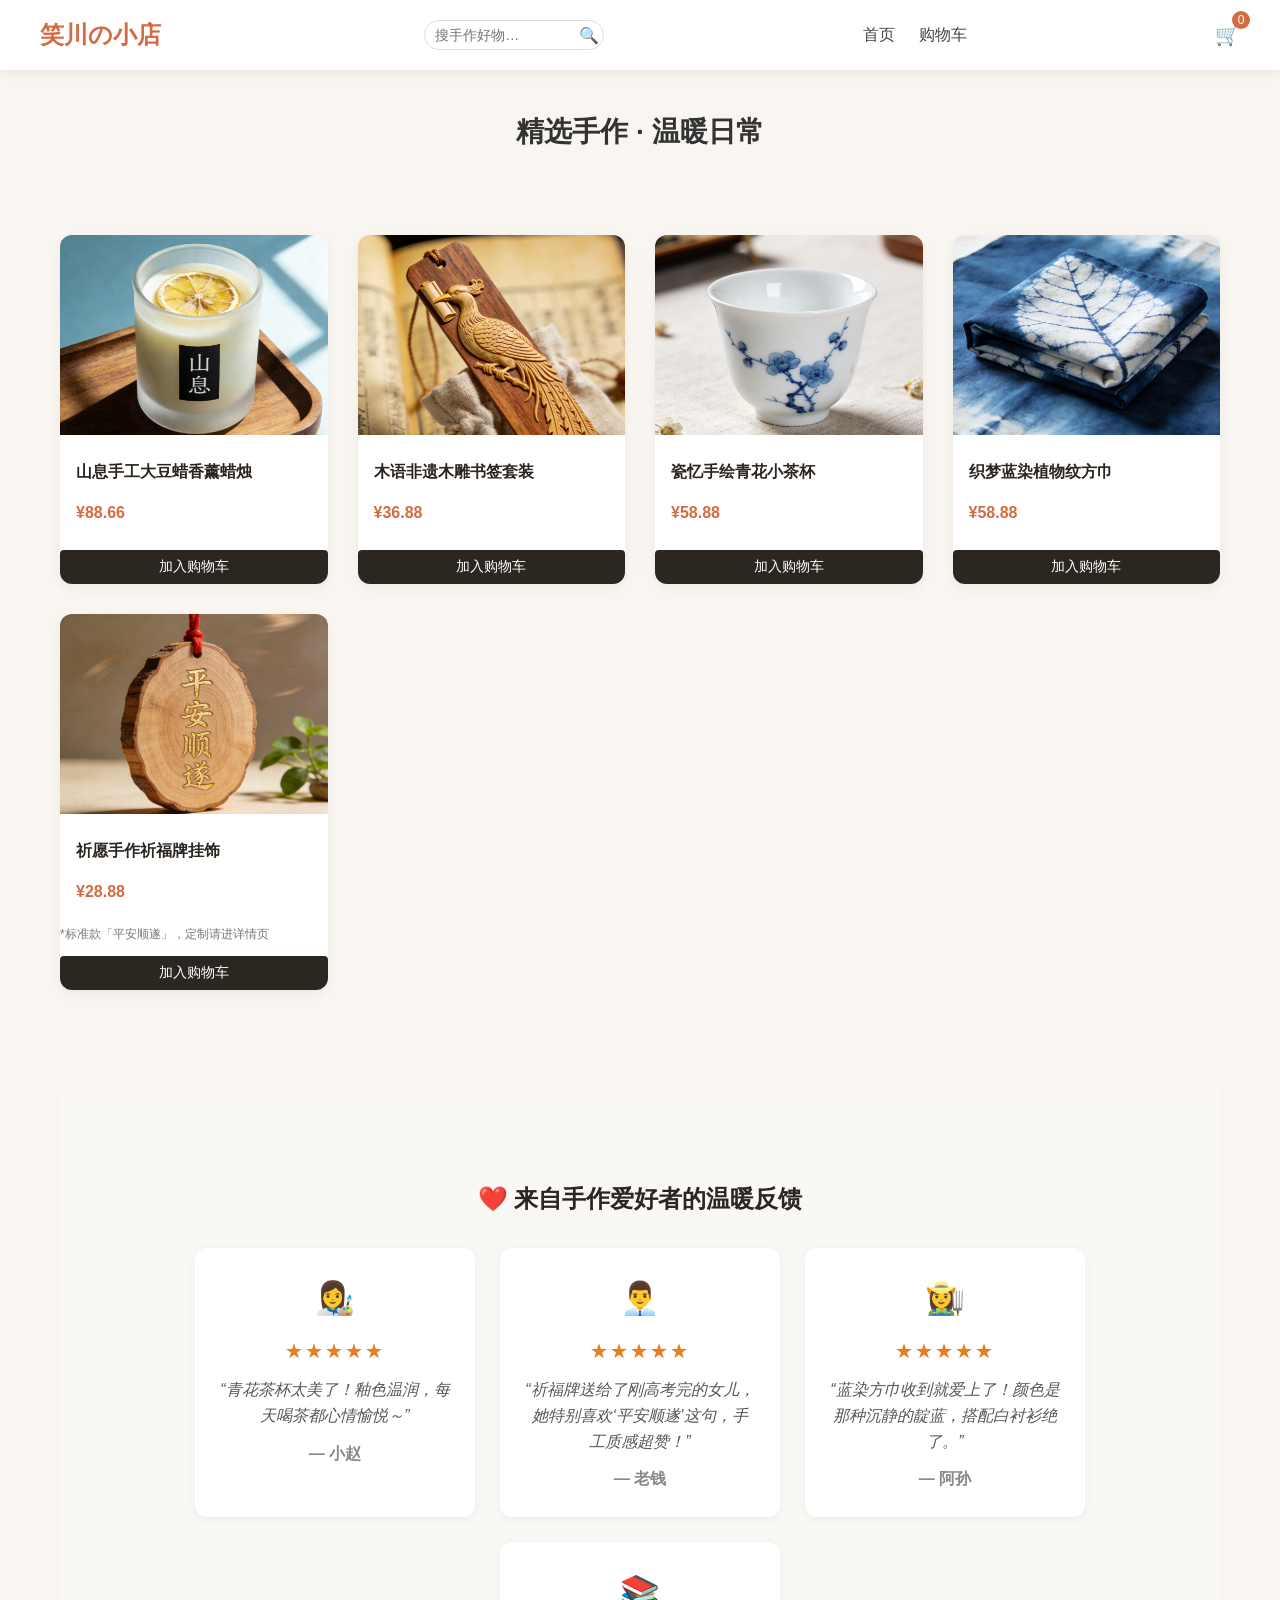
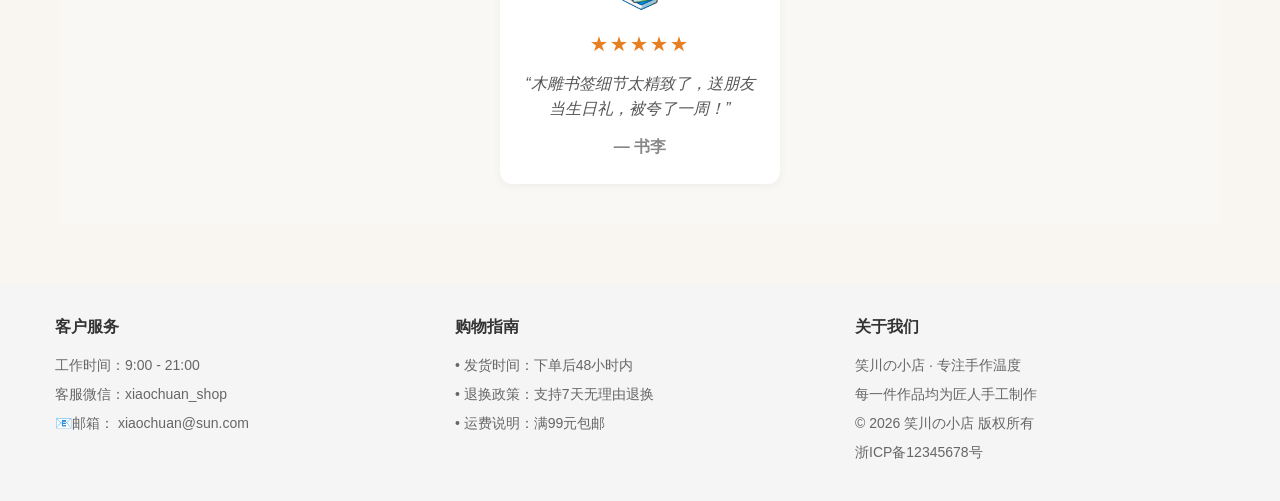
<file: index.html>
<!-- index.html -->
<!DOCTYPE html>
<html lang="zh-CN">
<head>
  <meta charset="UTF-8" />
  <meta name="viewport" content="width=device-width, initial-scale=1.0"/>
  <title>欢迎来到笑川の小店</title>
  <link rel="stylesheet" href="style.css">
</head>
<body>
  <nav class="navbar">
  <div class="container nav-content">
    <a href="index.html" class="nav-logo">笑川の小店</a>
    
    <form class="search-form" onsubmit="handleSearch(event)">
      <input 
        type="text" 
        id="searchInput" 
        placeholder="搜手作好物…" 
        autocomplete="off"
      />
      <button type="submit">🔍</button>
    </form>

    <button class="menu-toggle">☰</button>
    <ul class="nav-links">
      <li><a href="index.html">首页</a></li>
      <li><a href="cart.html">购物车</a></li>
    </ul>
    <a href="cart.html" class="cart-icon">
      🛒
      <span class="cart-count" id="cartCount">0</span>
    </a>
  </div>
</nav>

  <div class="container">
    <h1 style="text-align:center; margin:40px 0; font-size:28px;">精选手作 · 温暖日常</h1>
    <div class="products-grid">
      <!-- 蜡烛 -->
      <div class="product-card">
        <a href="candle.html"><img src="山息手工大豆蜡香薰蜡烛.jpg" alt="山息手工大豆蜡香薰蜡烛" class="product-img"></a>
        <div class="product-title">山息手工大豆蜡香薰蜡烛</div>
        <div class="product-price">¥88.66</div>
        <button class="add-to-cart-btn" onclick="addToCart_candle()">加入购物车</button>
      </div>

      <!-- 书签 -->
      <div class="product-card">
        <a href="bookmark.html"><img src="木语非遗木雕书签套装.jpg" alt="木语非遗木雕书签套装" class="product-img"></a>
        <div class="product-title">木语非遗木雕书签套装</div>
        <div class="product-price">¥36.88</div>
        <button class="add-to-cart-btn" onclick="addToCart_bookmark()">加入购物车</button>
      </div>

      <!-- 茶杯 -->
      <div class="product-card">
        <a href="teacup.html"><img src="瓷忆手绘青花小茶杯.jpg" alt="瓷忆手绘青花小茶杯" class="product-img"></a>
        <div class="product-title">瓷忆手绘青花小茶杯</div>
        <div class="product-price">¥58.88</div>
        <button class="add-to-cart-btn" onclick="addToCart_teacup()">加入购物车</button>
      </div>

      <!-- 方巾 -->
      <div class="product-card">
        <a href="scarf.html"><img src="织梦蓝染植物纹方巾.jpg" alt="织梦蓝染植物纹方巾" class="product-img"></a>
        <div class="product-title">织梦蓝染植物纹方巾</div>
        <div class="product-price">¥58.88</div>
        <button class="add-to-cart-btn" onclick="addToCart_scarf()">加入购物车</button>
      </div>

      <!-- 祈福牌 -->
      <div class="product-card">
        <a href="charm.html"><img src="祈愿手作祈福牌挂饰.jpg" alt="祈愿手作祈福牌挂饰" class="product-img"></a>
        <div class="product-title">祈愿手作祈福牌挂饰</div>
        <div class="product-price">¥28.88</div>
        <div style="font-size:12px; color:#777; margin:4px 0;">*标准款「平安顺遂」，定制请进详情页</div>
        <button class="add-to-cart-btn" onclick="addToCart_charm()">加入购物车</button>
      </div>
    </div>

<section class="testimonials-section">
  <div class="container">
    <h2 style="text-align: center; margin: 50px 0 30px; font-size: 24px; color: #2c2620;">
      ❤️ 来自手作爱好者的温暖反馈
    </h2>
    <div class="testimonials-grid">
      <!-- 评论1 -->
      <div class="testimonial-card">
        <div class="avatar">👩‍🎨</div>
        <div class="rating">★★★★★</div>
        <p class="comment">“青花茶杯太美了！釉色温润，每天喝茶都心情愉悦～”</p>
        <div class="author">— 小赵</div>
      </div>

      <!-- 评论2 -->
      <div class="testimonial-card">
        <div class="avatar">👨‍💼</div>
        <div class="rating">★★★★★</div>
        <p class="comment">“祈福牌送给了刚高考完的女儿，她特别喜欢‘平安顺遂’这句，手工质感超赞！”</p>
        <div class="author">— 老钱</div>
      </div>

      <!-- 评论3 -->
      <div class="testimonial-card">
        <div class="avatar">👩‍🌾</div>
        <div class="rating">★★★★★</div>
        <p class="comment">“蓝染方巾收到就爱上了！颜色是那种沉静的靛蓝，搭配白衬衫绝了。”</p>
        <div class="author">— 阿孙</div>
      </div>

      <!-- 评论4 -->
      <div class="testimonial-card">
        <div class="avatar">📚</div>
        <div class="rating">★★★★★</div>
        <p class="comment">“木雕书签细节太精致了，送朋友当生日礼，被夸了一周！”</p>
        <div class="author">— 书李</div>
      </div>
    </div>
  </div>
</section>

  </div>

  <script>
    // 更新右上角购物车数量
    function updateCartCount() {
      const cart = JSON.parse(localStorage.getItem('cart') || '[]');
      const count = cart.reduce((sum, item) => sum + item.quantity, 0);
      const cartCountEl = document.getElementById('cartCount');
      if (cartCountEl) {
        cartCountEl.textContent = count;
      }
    }

    // 将商品加入购物车（支持合并相同商品）
    function updateCart(newItem) {
      let cart = JSON.parse(localStorage.getItem('cart') || '[]');
      const existingIndex = cart.findIndex(
        item => item.id === newItem.id && item.variant === newItem.variant
      );
      if (existingIndex !== -1) {
        cart[existingIndex].quantity += 1;
      } else {
        cart.push(newItem);
      }
      localStorage.setItem('cart', JSON.stringify(cart));
      alert(`已将「${newItem.name}」加入购物车！`);
      updateCartCount();
    }

    function addToCart_candle() {
      updateCart({
        id: 'candle',
        name: '山息手工大豆蜡香薰蜡烛',
        variant: '森林晨露（雪松+佛手柑）',
        price: 88.66,
        image: '山息手工大豆蜡香薰蜡烛.jpg',
        quantity: 1
      });
    }

    function addToCart_bookmark() {
      updateCart({
        id: 'bookmark',
        name: '木语非遗木雕书签套装',
        variant: '青鸾衔书',
        price: 36.88,
        image: '木语非遗木雕书签套装.jpg',
        quantity: 1
      });
    }

    function addToCart_teacup() {
      updateCart({
        id: 'teacup',
        name: '瓷忆手绘青花小茶杯',
        variant: '简约山水',
        price: 58.88,
        image: '瓷忆手绘青花小茶杯.jpg',
        quantity: 1
      });
    }

    function addToCart_scarf() {
      updateCart({
        id: 'scarf',
        name: '织梦蓝染植物纹方巾',
        variant: '深靛蓝',
        price: 58.88,
        image: '织梦蓝染植物纹方巾.jpg',
        quantity: 1
      });
    }

    function addToCart_charm() {
      const newItem = {
        id: 'charm',
        name: '祈愿手作祈福牌挂饰',
        variant: '平安顺遂',
        price: 28.88,
        image: '祈愿手作祈福牌挂饰.jpg',
        quantity: 1
      };
      updateCart(newItem);
      alert('已将【标准款】祈福牌「平安顺遂」加入购物车！\n如需自定义名字，请前往商品详情页。');
    }

    // 初始化购物车数量
    updateCartCount();

const PRODUCT_KEYWORDS = {
 	'candle': ['蜡烛', '香薰', '大豆蜡', '山息'],
  	'bookmark': ['书签', '木雕', '非遗', '木语'],
  	'teacup': ['茶杯', '青花', '瓷忆', '小茶杯'],
 	'scarf': ['方巾', '蓝染', '织梦', '植物纹'],
  	'charm': ['祈福牌', '挂饰', '祈愿', '平安']
};

function handleSearch(event) {
  event.preventDefault();
  const keyword = document.getElementById('searchInput').value.trim().toLowerCase();
  
  if (!keyword) {
    alert('请输入商品关键词');
    return;
  }

  let targetPage = '';
  for (const [page, keywords] of Object.entries(PRODUCT_KEYWORDS)) {
    if (keywords.some(k => keyword.includes(k.toLowerCase()))) {
      targetPage = `${page}.html`;
      break;
    }
  }

  if (targetPage) {
    window.location.href = targetPage;
  } else {
    alert('未找到相关商品，请尝试：蜡烛、书签、茶杯、方巾、祈福牌');
  }
}
  </script>

<footer class="site-footer">
  <div class="footer-content">
    <div class="footer-section">
      <h4>客户服务</h4>
      <p>工作时间：9:00 - 21:00</p>
      <p>客服微信：xiaochuan_shop</p>
      <p>📧邮箱： xiaochuan@sun.com</p>
    </div>
    <div class="footer-section">
      <h4>购物指南</h4>
      <p>• 发货时间：下单后48小时内</p>
      <p>• 退换政策：支持7天无理由退换</p>
      <p>• 运费说明：满99元包邮</p>
    </div>
    <div class="footer-section">
      <h4>关于我们</h4>
      <p>笑川の小店 · 专注手作温度</p>
      <p>每一件作品均为匠人手工制作</p>
      <p>© 2026 笑川の小店 版权所有</p>
      <p>浙ICP备12345678号</p> 
    </div>
  </div>

</footer>

<style>
.site-footer {
  background: #f5f5f5;
  padding: 30px 0;
  margin-top: 60px;
  font-size: 14px;
  color: #666;
}
.footer-content {
  max-width: 1200px;
  margin: 0 auto;
  display: flex;
  justify-content: space-around;
  flex-wrap: wrap;
}
.footer-section {
  flex: 1;
  min-width: 200px;
  margin: 0 15px;
}
.footer-section h4 {
  margin-bottom: 15px;
  color: #333;
  font-size: 16px;
}
.footer-section p {
  margin: 8px 0;
  line-height: 1.5;
}
</style>
</body>
</html>
</file>
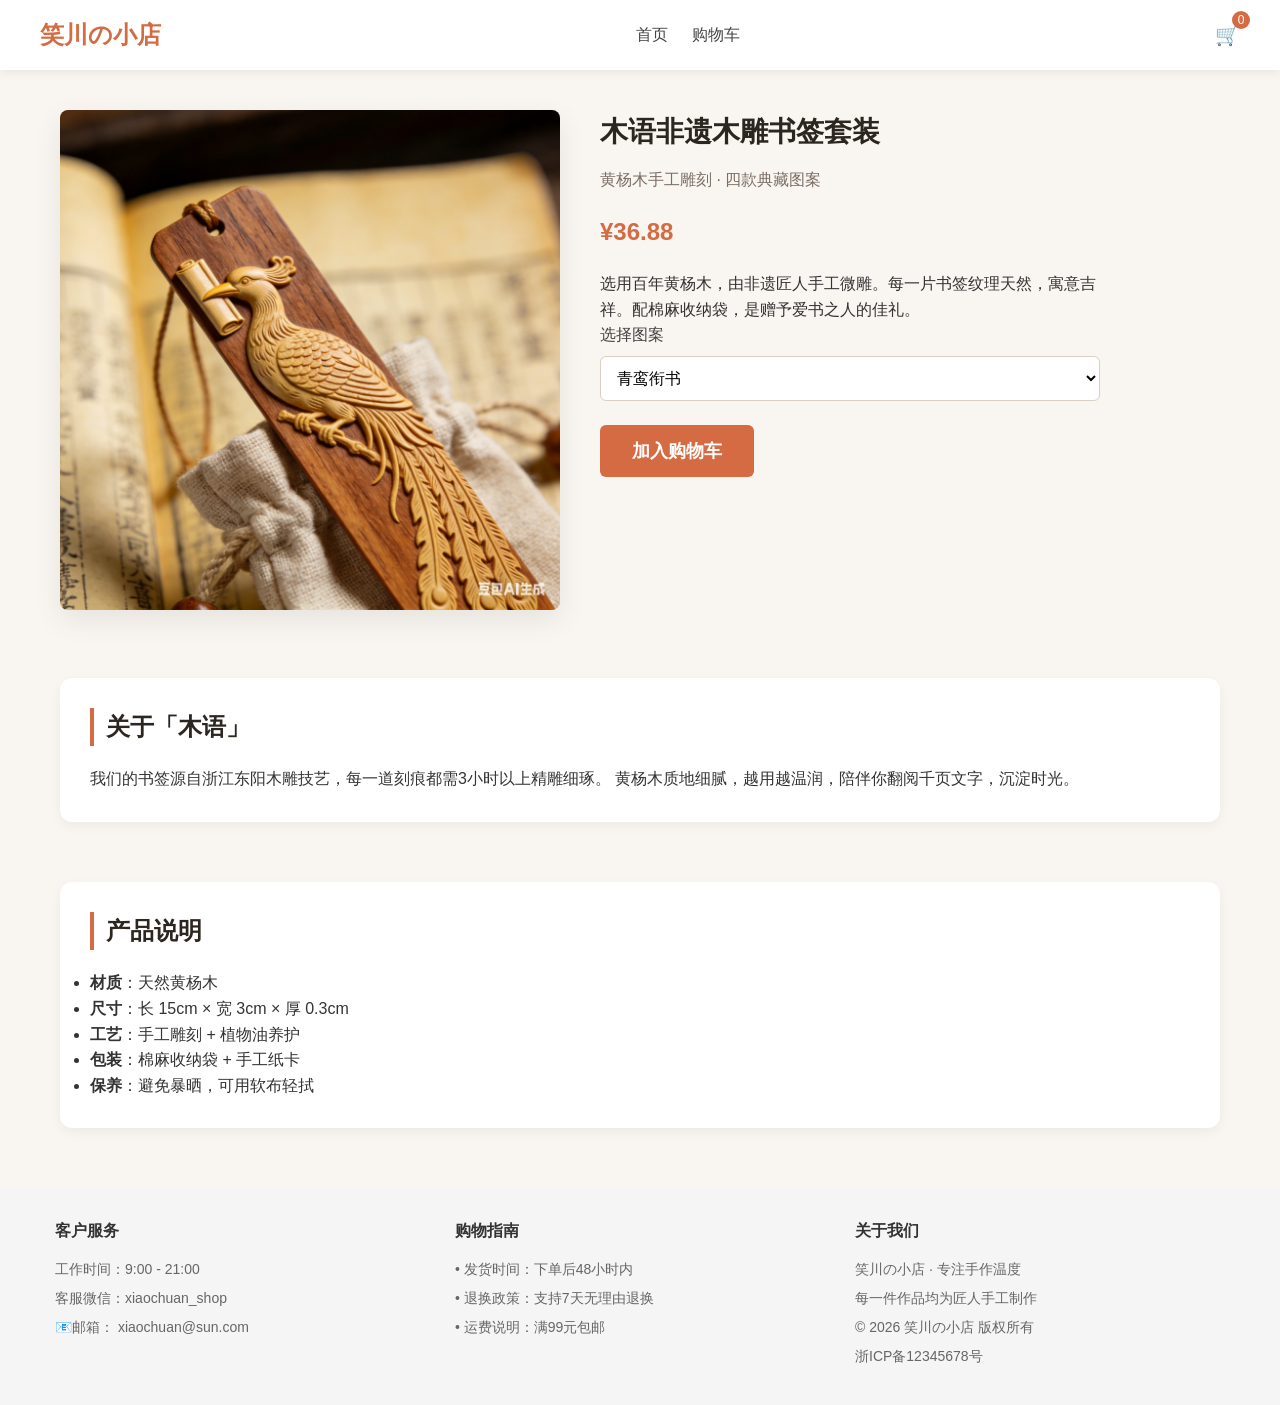
<file: bookmark.html>
<!DOCTYPE html>
<html lang="zh-CN">
<head>
  <meta charset="UTF-8" />
  <meta name="viewport" content="width=device-width, initial-scale=1.0"/>
  <title>木语非遗木雕书签套装</title>
  <link rel="stylesheet" href="style.css">
</head>
<body>
  <!-- 导航栏 -->
  <nav class="navbar">
    <div class="container nav-content">
      <a href="index.html" class="nav-logo">笑川の小店</a>
      <button class="menu-toggle">☰</button>
      <ul class="nav-links">
        <li><a href="index.html">首页</a></li>
        <li><a href="cart.html">购物车</a></li>
      </ul>
      <a href="cart.html" class="cart-icon">
        🛒
        <span class="cart-count" id="cartCount">0</span>
      </a>
    </div>
  </nav>

  <div class="container">
    <div class="product-hero">
      <div class="product-image">
        <img src="木语非遗木雕书签套装.jpg" alt="木语非遗木雕书签套装">
      </div>
      <div class="product-info">
        <h1 class="product-title-detail">木语非遗木雕书签套装</h1>
        <p class="product-subtitle">黄杨木手工雕刻 · 四款典藏图案</p>
        <div class="product-price-detail">¥36.88</div>
        <p class="product-description">
          选用百年黄杨木，由非遗匠人手工微雕。每一片书签纹理天然，寓意吉祥。配棉麻收纳袋，是赠予爱书之人的佳礼。
        </p>

        <div class="option-group">
          <label class="option-label">选择图案</label>
          <select class="option-select" id="patternSelect">
            <option>青鸾衔书</option>
            <option>荷塘月色</option>
            <option>松鹤延年</option>
            <option>竹影清风</option>
          </select>
        </div>

        <button class="btn" onclick="addToCart()">加入购物车</button>
      </div>
    </div>

    <div class="section">
      <h2>关于「木语」</h2>
      <p>
        我们的书签源自浙江东阳木雕技艺，每一道刻痕都需3小时以上精雕细琢。
        黄杨木质地细腻，越用越温润，陪伴你翻阅千页文字，沉淀时光。
      </p>
    </div>

    <div class="section">
      <h2>产品说明</h2>
      <ul class="features-list">
        <li><strong>材质</strong>：天然黄杨木</li>
        <li><strong>尺寸</strong>：长 15cm × 宽 3cm × 厚 0.3cm</li>
        <li><strong>工艺</strong>：手工雕刻 + 植物油养护</li>
        <li><strong>包装</strong>：棉麻收纳袋 + 手工纸卡</li>
        <li><strong>保养</strong>：避免暴晒，可用软布轻拭</li>
      </ul>
    </div>
  </div>

  <script>
function updateCartCount() {
  const cart = JSON.parse(localStorage.getItem('cart') || '[]');
  const count = cart.reduce((sum, item) => sum + item.quantity, 0);
  document.getElementById('cartCount').textContent = count;
}

function updateCart(newItem) {
  let cart = JSON.parse(localStorage.getItem('cart') || '[]');
  const existingIndex = cart.findIndex(item => 
    item.id === newItem.id && item.variant === newItem.variant
  );
  if (existingIndex !== -1) {
    cart[existingIndex].quantity += 1;
  } else {
    cart.push(newItem);
  }
  localStorage.setItem('cart', JSON.stringify(cart));
  alert(`已将「${newItem.variant}」${newItem.name}加入购物车！`);
  updateCartCount();
}

function addToCart() {
  const pattern = document.getElementById('patternSelect').value;
  const newItem = {
    id: 'bookmark',
    name: '木语非遗木雕书签套装',
    variant: pattern,
    price: 32.88,
    image: '木语非遗木雕书签套装.jpg',
    quantity: 1
  };
  updateCart(newItem);
}

updateCartCount();
</script>

<footer class="site-footer">
  <div class="footer-content">
    <div class="footer-section">
      <h4>客户服务</h4>
      <p>工作时间：9:00 - 21:00</p>
      <p>客服微信：xiaochuan_shop</p>
      <p>📧邮箱： xiaochuan@sun.com</p>
    </div>
    <div class="footer-section">
      <h4>购物指南</h4>
      <p>• 发货时间：下单后48小时内</p>
      <p>• 退换政策：支持7天无理由退换</p>
      <p>• 运费说明：满99元包邮</p>
    </div>
    <div class="footer-section">
      <h4>关于我们</h4>
      <p>笑川の小店 · 专注手作温度</p>
      <p>每一件作品均为匠人手工制作</p>
      <p>© 2026 笑川の小店 版权所有</p>
      <p>浙ICP备12345678号</p> 
    </div>
  </div>
</footer>

<style>
</body>
</html>
</file>
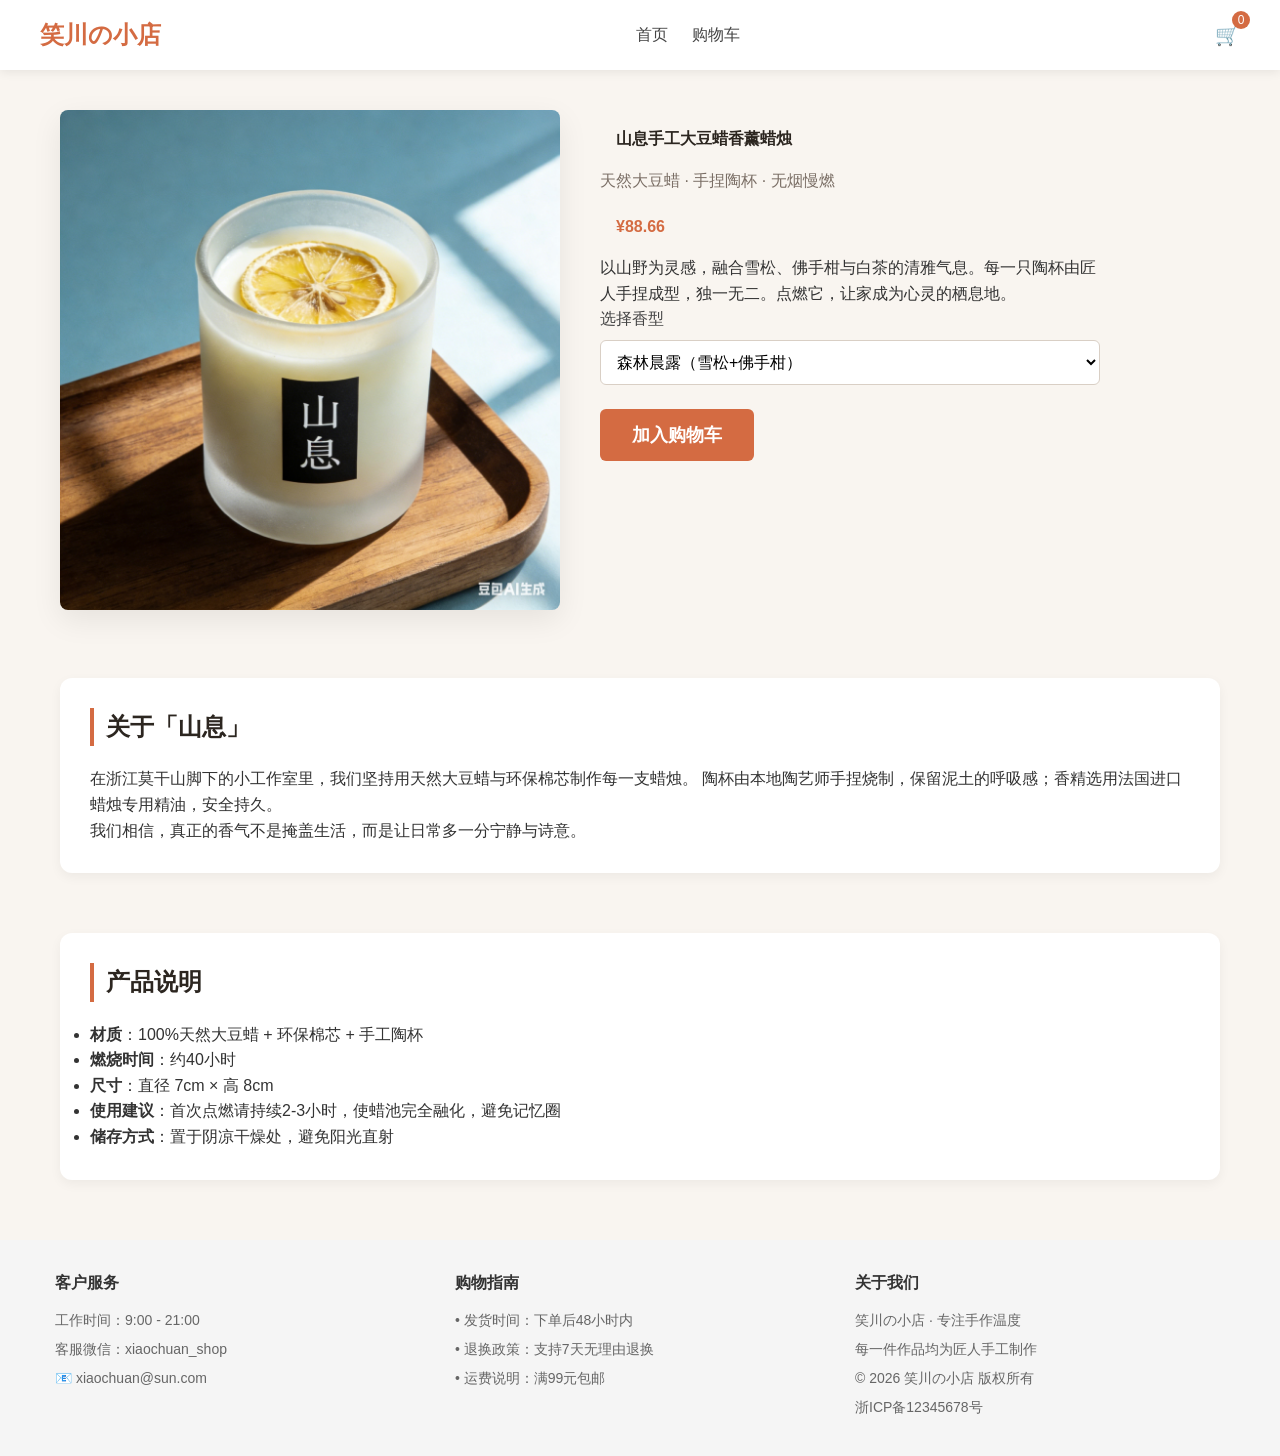
<file: candle.html>
<!DOCTYPE html>
<html lang="zh-CN">
<head>
  <meta charset="UTF-8" />
  <meta name="viewport" content="width=device-width, initial-scale=1.0"/>
  <title>山息手工大豆蜡香薰蜡烛</title>
  <link rel="stylesheet" href="style.css">
</head>
<body>
  <nav class="navbar">
    <div class="container nav-content">
      <a href="index.html" class="nav-logo">笑川の小店</a>
      <button class="menu-toggle">☰</button>
      <ul class="nav-links">
        <li><a href="index.html">首页</a></li>
        <li><a href="cart.html">购物车</a></li>
      </ul>
      <a href="cart.html" class="cart-icon">
        🛒
        <span class="cart-count" id="cartCount">0</span>
      </a>
    </div>
  </nav>
  <div class="container">
    <!-- 商品主图与信息 -->
    <div class="product-hero">
      <div class="product-image">
        <img src="山息手工大豆蜡香薰蜡烛.jpg" alt="山息手工大豆蜡香薰蜡烛">
      </div>
      <div class="product-info">
        <h1 class="product-title">山息手工大豆蜡香薰蜡烛</h1>
        <p class="product-subtitle">天然大豆蜡 · 手捏陶杯 · 无烟慢燃</p>
        <div class="product-price">¥88.66</div>
        <p class="product-description">
          以山野为灵感，融合雪松、佛手柑与白茶的清雅气息。每一只陶杯由匠人手捏成型，独一无二。点燃它，让家成为心灵的栖息地。
        </p>

        <div class="option-group">
          <label class="option-label">选择香型</label>
          <select class="option-select" id="scentSelect">
            <option>森林晨露（雪松+佛手柑）</option>
            <option>书院墨香（檀香+纸莎草）</option>
            <option>桂雨江南（桂花+白茶）</option>
          </select>
        </div>

        <button class="btn" onclick="addToCart()">加入购物车</button>
      </div>
    </div>

    <!-- 匠人故事 -->
    <div class="section">
      <h2>关于「山息」</h2>
      <p>
        在浙江莫干山脚下的小工作室里，我们坚持用天然大豆蜡与环保棉芯制作每一支蜡烛。
        陶杯由本地陶艺师手捏烧制，保留泥土的呼吸感；香精选用法国进口蜡烛专用精油，安全持久。
      </p>
      <p>
        我们相信，真正的香气不是掩盖生活，而是让日常多一分宁静与诗意。
      </p>
    </div>

    <!-- 产品详情 -->
    <div class="section">
      <h2>产品说明</h2>
      <ul class="features-list">
        <li><strong>材质</strong>：100%天然大豆蜡 + 环保棉芯 + 手工陶杯</li>
        <li><strong>燃烧时间</strong>：约40小时</li>
        <li><strong>尺寸</strong>：直径 7cm × 高 8cm</li>
        <li><strong>使用建议</strong>：首次点燃请持续2-3小时，使蜡池完全融化，避免记忆圈</li>
        <li><strong>储存方式</strong>：置于阴凉干燥处，避免阳光直射</li>
      </ul>
    </div>
  </div>
  <script>
function updateCartCount() {
  const cart = JSON.parse(localStorage.getItem('cart') || '[]');
  const count = cart.reduce((sum, item) => sum + item.quantity, 0);
  document.getElementById('cartCount').textContent = count;
}

function updateCart(newItem) {
  let cart = JSON.parse(localStorage.getItem('cart') || '[]');
  const existingIndex = cart.findIndex(item => 
    item.id === newItem.id && item.variant === newItem.variant
  );
  if (existingIndex !== -1) {
    cart[existingIndex].quantity += 1;
  } else {
    cart.push(newItem);
  }
  localStorage.setItem('cart', JSON.stringify(cart));
  alert(`已将「${newItem.variant}」${newItem.name}加入购物车！`);
  updateCartCount();
}

function addToCart() {
  const scent = document.getElementById('scentSelect').value;
  const newItem = {
    id: 'candle',
    name: '山息手工大豆蜡香薰蜡烛',
    variant: scent,
    price: 48.88,
    image: '山息手工大豆蜡香薰蜡烛.jpg',
    quantity: 1
  };
  updateCart(newItem);
}

updateCartCount();
</script>

<footer class="site-footer">
  <div class="footer-content">
    <div class="footer-section">
      <h4>客户服务</h4>
      <p>工作时间：9:00 - 21:00</p>
      <p>客服微信：xiaochuan_shop</p>
      <p>📧 xiaochuan@sun.com</p>
    </div>
    <div class="footer-section">
      <h4>购物指南</h4>
      <p>• 发货时间：下单后48小时内</p>
      <p>• 退换政策：支持7天无理由退换</p>
      <p>• 运费说明：满99元包邮</p>
    </div>
    <div class="footer-section">
      <h4>关于我们</h4>
      <p>笑川の小店 · 专注手作温度</p>
      <p>每一件作品均为匠人手工制作</p>
      <p>© 2026 笑川の小店 版权所有</p>
      <p>浙ICP备12345678号</p>
    </div>
  </div>
</footer>
<style>
</body>
</html>
</file>
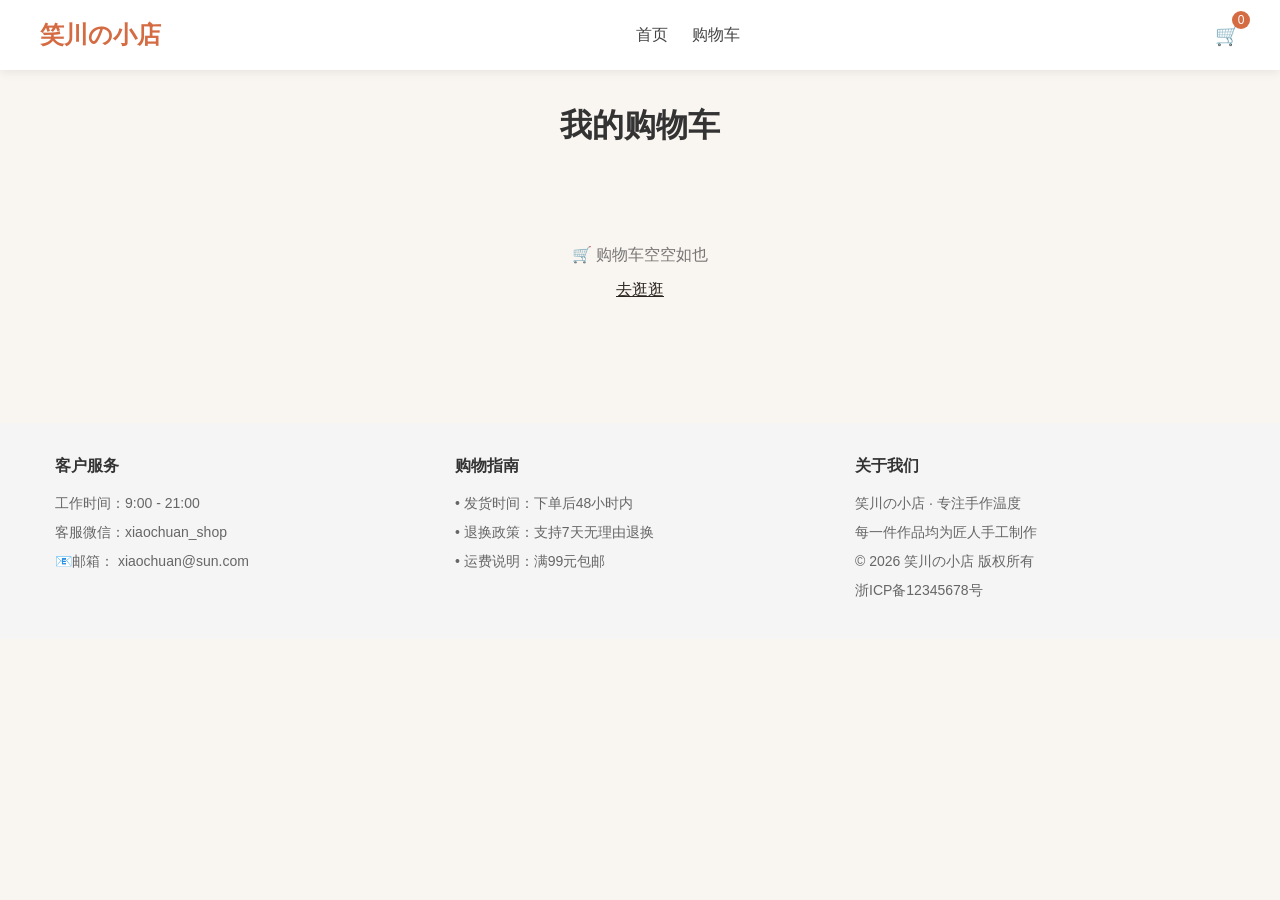
<file: cart.html>
<html lang="zh-CN">
<head>
  <meta charset="UTF-8" />
  <meta name="viewport" content="width=device-width, initial-scale=1.0"/>
  <title>购物车 - 笑川の小店</title>
  <link rel="stylesheet" href="style.css">
  <style>
    /* 购物车专属样式（可后续移入 style.css） */
    .cart-empty {
      text-align: center;
      padding: 60px 20px;
      color: #777;
    }
    .cart-table {
      width: 100%;
      border-collapse: collapse;
      margin: 20px 0;
    }
    .cart-table th,
    .cart-table td {
      padding: 16px;
      text-align: center;
      border-bottom: 1px solid #eee;
    }
    .cart-item-image {
      width: 60px;
      height: 60px;
      object-fit: cover;
      border-radius: 4px;
    }
    .quantity-control {
      display: flex;
      align-items: center;
      justify-content: center;
      gap: 8px;
    }
    .quantity-btn {
      width: 28px;
      height: 28px;
      border: 1px solid #ccc;
      background: #fff;
      cursor: pointer;
      font-size: 14px;
    }
    .quantity-input {
      width: 50px;
      padding: 4px;
      text-align: center;
      border: 1px solid #ccc;
      border-radius: 4px;
    }
    .remove-btn {
      color: #e74c3c;
      background: none;
      border: none;
      cursor: pointer;
      font-size: 14px;
    }
    .cart-summary {
      background: #f9f5f0;
      padding: 20px;
      border-radius: 8px;
      max-width: 300px;
      margin-left: auto;
    }
    .total-row {
      display: flex;
      justify-content: space-between;
      font-size: 18px;
      font-weight: bold;
      margin-top: 12px;
    }
  </style>
</head>
<body>
  <!-- 导航栏 -->
  <nav class="navbar">
    <div class="container nav-content">
      <a href="index.html" class="nav-logo">笑川の小店</a>
      <button class="menu-toggle">☰</button>
      <ul class="nav-links">
        <li><a href="index.html">首页</a></li>
        <li><a href="cart.html">购物车</a></li>
      </ul>
      <a href="cart.html" class="cart-icon">
        🛒
        <span class="cart-count" id="cartCount">0</span>
      </a>
    </div>
  </nav>

  <div class="container">
    <h1 style="margin: 30px 0; text-align: center;">我的购物车</h1>

    <div id="cartContent">
      <!-- 购物车内容由 JS 动态生成 -->
    </div>
  </div>

  <script>
    // 更新右上角购物车数量
    function updateCartCount() {
      const cart = JSON.parse(localStorage.getItem('cart') || '[]');
      const count = cart.reduce((sum, item) => sum + item.quantity, 0);
      document.getElementById('cartCount').textContent = count;
    }

    // 保存购物车到 localStorage
    function saveCart(cart) {
      localStorage.setItem('cart', JSON.stringify(cart));
      updateCartCount();
      renderCart(); // 重新渲染
    }

    // 渲染购物车
    function renderCart() {
      const cart = JSON.parse(localStorage.getItem('cart') || '[]');
      const cartContent = document.getElementById('cartContent');

      if (cart.length === 0) {
        cartContent.innerHTML = `<div class="cart-empty">🛒 购物车空空如也<br><a href="index.html" style="color:#2c2620; text-decoration:underline; margin-top:10px; display:inline-block;">去逛逛</a></div>`;
        return;
      }

      let total = 0;
      let html = `
        <table class="cart-table">
          <thead>
            <tr>
              <th>商品</th>
              <th>规格</th>
              <th>单价</th>
              <th>数量</th>
              <th>小计</th>
              <th>操作</th>
            </tr>
          </thead>
          <tbody>
      `;

      cart.forEach((item, index) => {
        const itemTotal = item.price * item.quantity;
        total += itemTotal;

        html += `
          <tr>
            <td>
              <img src="${item.image}" alt="" class="cart-item-image">
              ${item.name}
            </td>
            <td>${item.variant}</td>
            <td>¥${item.price.toFixed(2)}</td>
            <td>
              <div class="quantity-control">
                <button class="quantity-btn" onclick="changeQuantity(${index}, -1)">-</button>
                <input type="text" class="quantity-input" value="${item.quantity}" 
                       onblur="updateQuantity(${index}, this.value)">
                <button class="quantity-btn" onclick="changeQuantity(${index}, 1)">+</button>
              </div>
            </td>
            <td>¥${itemTotal.toFixed(2)}</td>
            <td>
              <button class="remove-btn" onclick="removeItem(${index})">×</button>
            </td>
          </tr>
        `;
      });

      html += `</tbody></table>
<div class="cart-summary">
  <div>共 <strong>${cart.reduce((sum, item) => sum + item.quantity, 0)}</strong> 件商品</div>
  <div class="total-row"><span>总计：</span><span>¥${total.toFixed(2)}</span></div>
</div>
<div style="text-align: center; margin-top: 20px;">
  <button 
    onclick="window.location.href='checkout.html'" 
    style="padding: 12px 40px; background: #2c2620; color: white; border: none; border-radius: 6px; font-size: 18px; cursor: pointer; font-weight: bold;"
    onmouseover="this.style.opacity='0.9'"
    onmouseout="this.style.opacity='1'"
  >
    去结算
  </button>
</div>
      `;

      cartContent.innerHTML = html;
    }

    // 修改数量（+/- 按钮）
    function changeQuantity(index, delta) {
      let cart = JSON.parse(localStorage.getItem('cart') || '[]');
      cart[index].quantity += delta;
      if (cart[index].quantity < 1) cart[index].quantity = 1;
      saveCart(cart);
    }

    // 手动输入数量
    function updateQuantity(index, value) {
      const num = parseInt(value);
      if (isNaN(num) || num < 1) {
        alert('数量必须为大于0的整数');
        renderCart(); // 重置输入框
        return;
      }
      let cart = JSON.parse(localStorage.getItem('cart') || '[]');
      cart[index].quantity = num;
      saveCart(cart);
    }

    // 删除商品
    function removeItem(index) {
      if (!confirm('确定要删除此商品吗？')) return;
      let cart = JSON.parse(localStorage.getItem('cart') || '[]');
      cart.splice(index, 1);
      saveCart(cart);
    }

    // 初始化
    updateCartCount();
    renderCart();
  </script>

<footer class="site-footer">
  <div class="footer-content">
    <div class="footer-section">
      <h4>客户服务</h4>
      <p>工作时间：9:00 - 21:00</p>
      <p>客服微信：xiaochuan_shop</p>
      <p>📧邮箱： xiaochuan@sun.com</p>
    </div>
    <div class="footer-section">
      <h4>购物指南</h4>
      <p>• 发货时间：下单后48小时内</p>
      <p>• 退换政策：支持7天无理由退换</p>
      <p>• 运费说明：满99元包邮</p>
    </div>
    <div class="footer-section">
      <h4>关于我们</h4>
      <p>笑川の小店 · 专注手作温度</p>
      <p>每一件作品均为匠人手工制作</p>
      <p>© 2026 笑川の小店 版权所有</p>
      <p>浙ICP备12345678号</p> 
    </div>
  </div>
</footer>

<style>
</body>
</html>
</file>
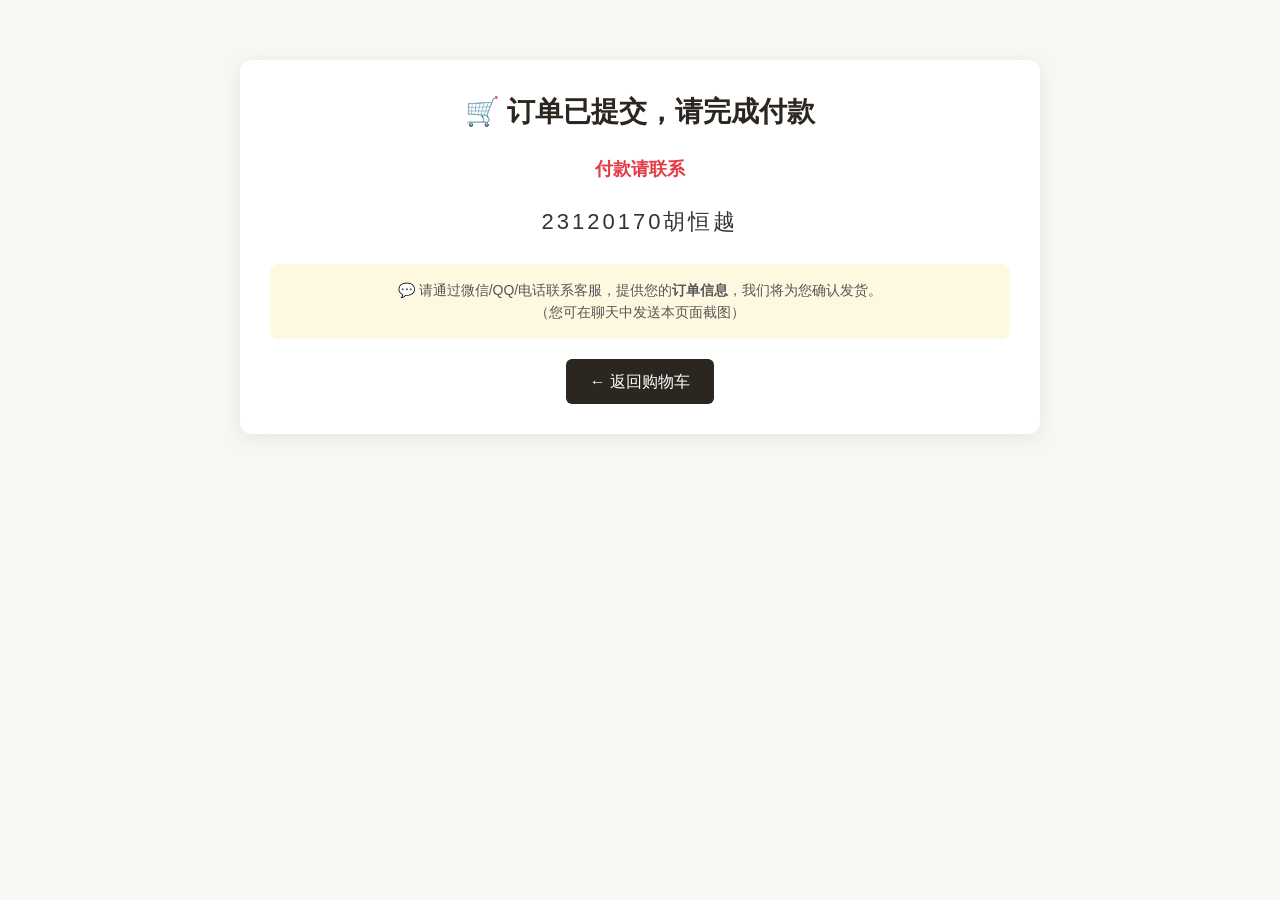
<file: checkout.html>
<html lang="zh-CN">
<head>
  <meta charset="UTF-8" />
  <meta name="viewport" content="width=device-width, initial-scale=1.0"/>
  <title>结算付款 - 笑川の小店</title>
  <style>
    * { margin: 0; padding: 0; box-sizing: border-box; }
    body {
      font-family: "Helvetica Neue", Arial, sans-serif;
      background: #f9f7f4;
      color: #333;
      line-height: 1.6;
    }
    .container {
      max-width: 800px;
      margin: 60px auto;
      padding: 30px;
      background: white;
      border-radius: 12px;
      box-shadow: 0 4px 20px rgba(0,0,0,0.08);
      text-align: center;
    }
    h1 {
      font-size: 28px;
      margin-bottom: 20px;
      color: #2c2620;
    }
    .notice {
      font-size: 18px;
      margin: 20px 0;
      color: #e63946;
      font-weight: bold;
    }
    .contact {
      font-size: 22px;
      margin: 15px 0;
      letter-spacing: 3px;
    }
    .tip {
      background: #fff8e1;
      padding: 15px;
      border-radius: 8px;
      margin-top: 25px;
      font-size: 14px;
      color: #555;
    }
    .back-btn {
      display: inline-block;
      margin-top: 20px;
      padding: 10px 24px;
      background: #2c2620;
      color: white;
      text-decoration: none;
      border-radius: 6px;
      font-size: 16px;
    }
    .back-btn:hover {
      opacity: 0.9;
    }
  </style>
</head>
<body>
  <div class="container">
    <h1>🛒 订单已提交，请完成付款</h1>
    
    <div class="notice">付款请联系</div>
    <div class="contact">23120170胡恒越</div>

    <div class="tip">
      💬 请通过微信/QQ/电话联系客服，提供您的<strong>订单信息</strong>，我们将为您确认发货。<br>
      （您可在聊天中发送本页面截图）
    </div>

    <a href="cart.html" class="back-btn">← 返回购物车</a>
  </div>

  <script>
        localStorage.removeItem('cart');
  </script>
</body>
</html>
</file>
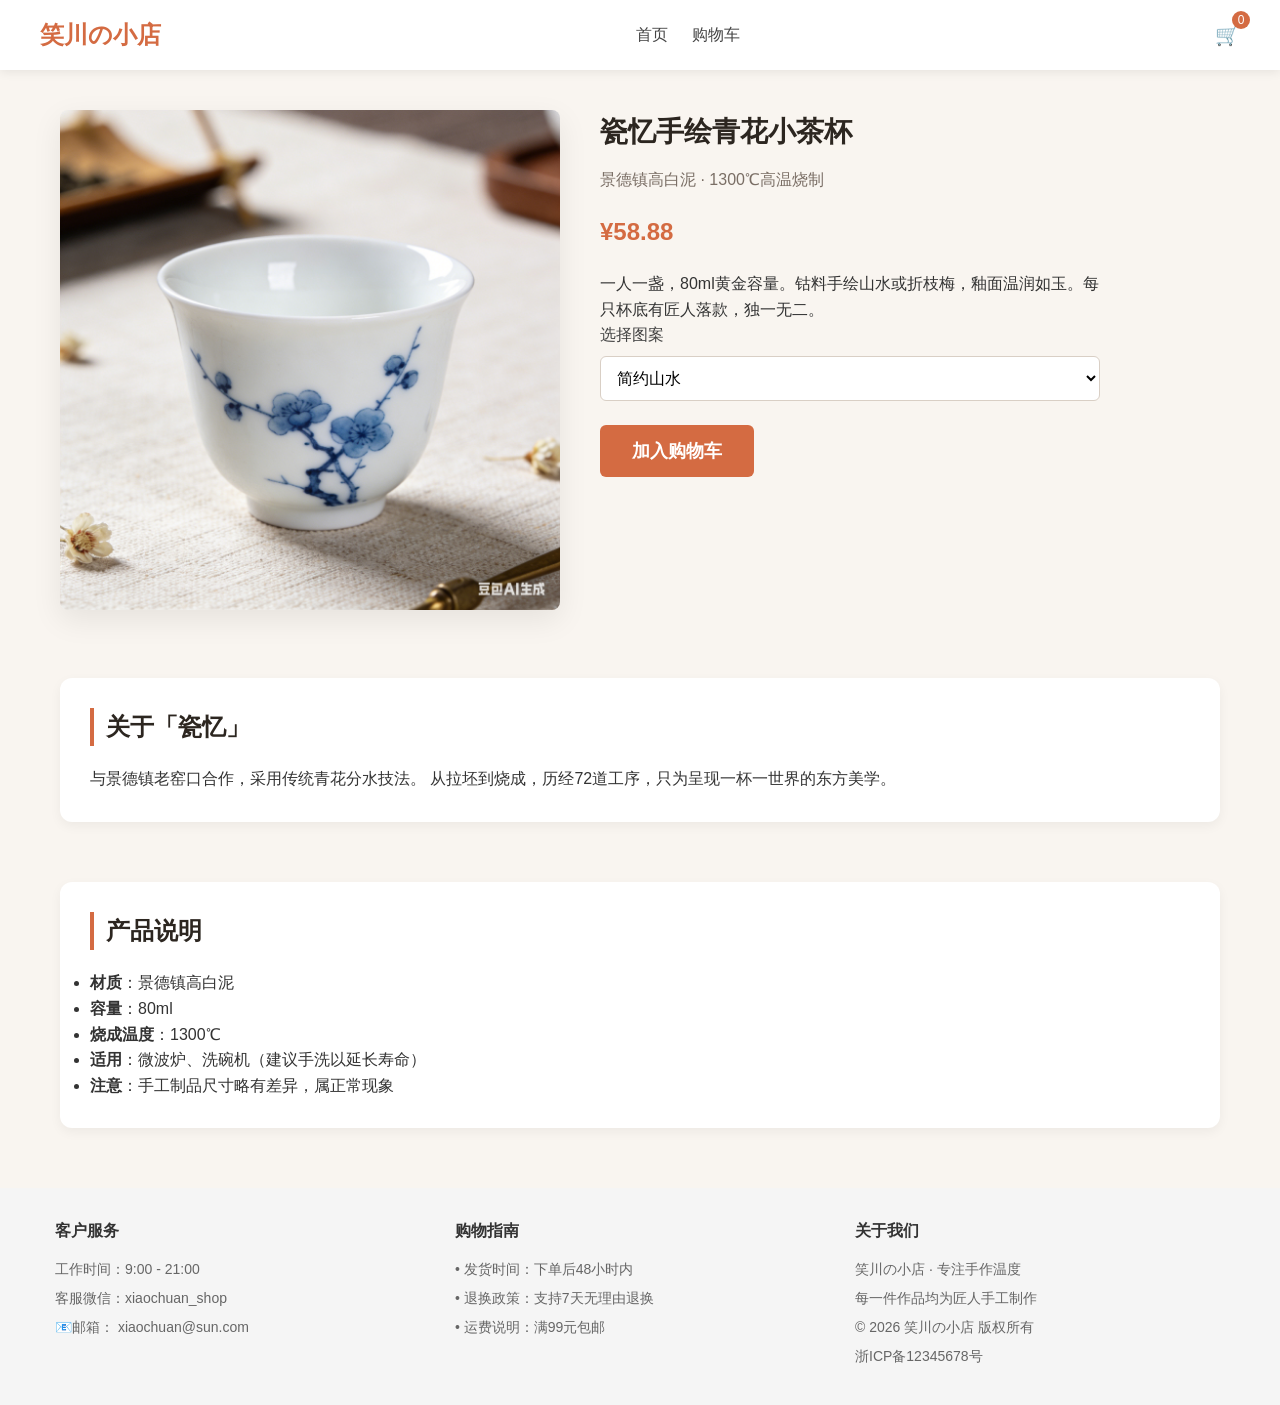
<file: teacup.html>
<!DOCTYPE html>
<html lang="zh-CN">
<head>
  <meta charset="UTF-8" />
  <meta name="viewport" content="width=device-width, initial-scale=1.0"/>
  <title>瓷忆手绘青花小茶杯</title>
  <link rel="stylesheet" href="style.css">
</head>
<body>
  <nav class="navbar">
    <div class="container nav-content">
      <a href="index.html" class="nav-logo">笑川の小店</a>
      <button class="menu-toggle">☰</button>
      <ul class="nav-links">
        <li><a href="index.html">首页</a></li>
        <li><a href="cart.html">购物车</a></li>
      </ul>
      <a href="cart.html" class="cart-icon">
        🛒
        <span class="cart-count" id="cartCount">0</span>
      </a>
    </div>
  </nav>

  <div class="container">
    <div class="product-hero">
      <div class="product-image">
        <img src="瓷忆手绘青花小茶杯.jpg" alt="瓷忆手绘青花小茶杯">
      </div>
      <div class="product-info">
        <h1 class="product-title-detail">瓷忆手绘青花小茶杯</h1>
        <p class="product-subtitle">景德镇高白泥 · 1300℃高温烧制</p>
        <div class="product-price-detail">¥58.88</div>
        <p class="product-description">
          一人一盏，80ml黄金容量。钴料手绘山水或折枝梅，釉面温润如玉。每只杯底有匠人落款，独一无二。
        </p>

        <div class="option-group">
          <label class="option-label">选择图案</label>
          <select class="option-select" id="designSelect">
            <option>简约山水</option>
            <option>折枝梅花</option>
            <option>团花纹</option>
          </select>
        </div>

        <button class="btn" onclick="addToCart()">加入购物车</button>
      </div>
    </div>

    <div class="section">
      <h2>关于「瓷忆」</h2>
      <p>
        与景德镇老窑口合作，采用传统青花分水技法。
        从拉坯到烧成，历经72道工序，只为呈现一杯一世界的东方美学。
      </p>
    </div>

    <div class="section">
      <h2>产品说明</h2>
      <ul class="features-list">
        <li><strong>材质</strong>：景德镇高白泥</li>
        <li><strong>容量</strong>：80ml</li>
        <li><strong>烧成温度</strong>：1300℃</li>
        <li><strong>适用</strong>：微波炉、洗碗机（建议手洗以延长寿命）</li>
        <li><strong>注意</strong>：手工制品尺寸略有差异，属正常现象</li>
      </ul>
    </div>
  </div>

  <script>
function updateCartCount() {
  const cart = JSON.parse(localStorage.getItem('cart') || '[]');
  const count = cart.reduce((sum, item) => sum + item.quantity, 0);
  document.getElementById('cartCount').textContent = count;
}

function updateCart(newItem) {
  let cart = JSON.parse(localStorage.getItem('cart') || '[]');
  const existingIndex = cart.findIndex(item => 
    item.id === newItem.id && item.variant === newItem.variant
  );
  if (existingIndex !== -1) {
    cart[existingIndex].quantity += 1;
  } else {
    cart.push(newItem);
  }
  localStorage.setItem('cart', JSON.stringify(cart));
  alert(`已将「${newItem.variant}」${newItem.name}加入购物车！`);
  updateCartCount();
}

function addToCart() {
  const design = document.getElementById('designSelect').value;
  const newItem = {
    id: 'teacup',
    name: '瓷忆手绘青花小茶杯',
    variant: design,
    price: 58.88,
    image: '瓷忆手绘青花小茶杯.jpg',
    quantity: 1
  };
  updateCart(newItem);
}

updateCartCount();
</script>

<footer class="site-footer">
  <div class="footer-content">
    <div class="footer-section">
      <h4>客户服务</h4>
      <p>工作时间：9:00 - 21:00</p>
      <p>客服微信：xiaochuan_shop</p>
      <p>📧邮箱： xiaochuan@sun.com</p>
    </div>
    <div class="footer-section">
      <h4>购物指南</h4>
      <p>• 发货时间：下单后48小时内</p>
      <p>• 退换政策：支持7天无理由退换</p>
      <p>• 运费说明：满99元包邮</p>
    </div>
    <div class="footer-section">
      <h4>关于我们</h4>
      <p>笑川の小店 · 专注手作温度</p>
      <p>每一件作品均为匠人手工制作</p>
      <p>© 2026 笑川の小店 版权所有</p>
      <p>浙ICP备12345678号</p> 
    </div>
  </div>
</footer>

<style>
</body>
</html>
</file>
<file: style.css>
/* style.css */
* {
  margin: 0;
  padding: 0;
  box-sizing: border-box;
}

body {
  font-family: "PingFang SC", "Noto Sans CJK SC", "Microsoft YaHei", sans-serif;
  background-color: #f9f5f0;
  color: #333;
  line-height: 1.6;
}

.container {
  max-width: 1200px;
  margin: 0 auto;
  padding: 0 20px;
}

/* —————— 导航栏 —————— */
.navbar {
  background: white;
  box-shadow: 0 2px 10px rgba(0,0,0,0.08);
  position: sticky;
  top: 0;
  z-index: 100;
}

.nav-content {
  display: flex;
  justify-content: space-between;
  align-items: center;
  padding: 16px 0;
}

.nav-logo {
  font-size: 24px;
  font-weight: 700;
  color: #d46b42;
  text-decoration: none;
}

.nav-links {
  display: flex;
  gap: 24px;
  list-style: none;
}

.nav-links a {
  text-decoration: none;
  color: #444;
  font-weight: 500;
  transition: color 0.2s;
}

.nav-links a:hover {
  color: #d46b42;
}

.cart-icon {
  position: relative;
  font-size: 20px;
  color: #555;
  text-decoration: none;
}

.cart-count {
  position: absolute;
  top: -8px;
  right: -10px;
  background: #d46b42;
  color: white;
  font-size: 12px;
  width: 18px;
  height: 18px;
  border-radius: 50%;
  display: flex;
  align-items: center;
  justify-content: center;
}

/* 移动端菜单按钮（隐藏于PC） */
.menu-toggle {
  display: none;
  background: none;
  border: none;
  font-size: 24px;
  cursor: pointer;
  color: #333;
}

/* —————— 首页商品网格 —————— */
.products-grid {
  display: grid;
  grid-template-columns: repeat(auto-fill, minmax(220px, 1fr));
  gap: 30px;
  padding: 40px 0;
}

.product-card {
  background: white;
  border-radius: 12px;
  overflow: hidden;
  box-shadow: 0 4px 12px rgba(0,0,0,0.05);
  transition: transform 0.2s;
}

.product-card:hover {
  transform: translateY(-5px);
}

.product-img {
  width: 100%;
  height: 200px;
  object-fit: cover;
}

.product-title {
  padding: 16px;
  font-size: 16px;
  font-weight: 600;
  color: #2c2620;
}

.product-price {
  padding: 0 16px 16px;
  color: #d46b42;
  font-weight: bold;
}

/* —————— 商品详情页通用样式 —————— */
.product-hero {
  display: flex;
  gap: 40px;
  margin: 40px 0;
  align-items: flex-start;
}

.product-image img {
  width: 100%;
  max-width: 500px;
  height: auto;
  border-radius: 8px;
  box-shadow: 0 10px 30px rgba(0,0,0,0.08);
}

.product-info {
  flex: 1;
  max-width: 500px;
}

.product-title-detail {
  font-size: 28px;
  font-weight: 600;
  margin-bottom: 12px;
  color: #2c2620;
}

.product-subtitle {
  font-size: 16px;
  color: #7a6e65;
  margin-bottom: 20px;
}

.product-price-detail {
  font-size: 24px;
  font-weight: bold;
  color: #d46b42;
  margin-bottom: 20px;
}

.option-group {
  margin-bottom: 24px;
}

.option-label {
  display: block;
  margin-bottom: 8px;
  font-weight: 500;
  color: #444;
}

.option-select {
  width: 100%;
  padding: 12px;
  border: 1px solid #d9cfc5;
  border-radius: 6px;
  background-color: #fff;
  font-size: 16px;
}

.btn {
  display: inline-block;
  padding: 14px 32px;
  background-color: #d46b42;
  color: white;
  font-size: 18px;
  font-weight: 600;
  border: none;
  border-radius: 6px;
  cursor: pointer;
  transition: background-color 0.3s;
}

.btn:hover {
  background-color: #b95a38;
}

.section {
  margin: 60px 0;
  padding: 30px;
  background: white;
  border-radius: 12px;
  box-shadow: 0 4px 12px rgba(0,0,0,0.05);
}

.section h2 {
  font-size: 24px;
  margin-bottom: 20px;
  color: #2c2620;
  border-left: 4px solid #d46b42;
  padding-left: 12px;
}

/* —————— 购物车页面 —————— */
.cart-empty {
  text-align: center;
  padding: 80px 0;
  color: #777;
}

.cart-items {
  margin: 20px 0;
}

.cart-item {
  display: flex;
  gap: 20px;
  padding: 20px 0;
  border-bottom: 1px solid #eee;
}

.cart-item img {
  width: 80px;
  height: 80px;
  object-fit: cover;
  border-radius: 8px;
}

.cart-item-info {
  flex: 1;
}

.cart-total {
  text-align: right;
  font-size: 20px;
  margin: 20px 0;
  font-weight: bold;
  color: #d46b42;
}

/* —————— 响应式 —————— */
@media (max-width: 768px) {
  .nav-links {
    display: none; /* 默认隐藏，JS 控制展开 */
  }

  .menu-toggle {
    display: block;
  }

  .product-hero {
    flex-direction: column;
  }

  .products-grid {
    grid-template-columns: repeat(auto-fill, minmax(150px, 1fr));
  }
}

.add-to-cart-btn {
  width: 100%;
  padding: 8px;
  background: #2c2620;
  color: white;
  border: none;
  border-radius: 4px;
  cursor: pointer;
  font-size: 14px;
  margin-top: 8px;
}
.add-to-cart-btn:hover {
  background: #443b33;
}

/* 搜索框样式 */
.search-form {
  display: flex;
  align-items: center;
  margin: 0 15px;
}
.search-form input {
  width: 180px;
  padding: 6px 10px;
  border: 1px solid #ddd;
  border-radius: 20px;
  font-size: 14px;
  outline: none;
}
.search-form button {
  background: none;
  border: none;
  cursor: pointer;
  font-size: 16px;
  margin-left: -25px; /* 让放大镜覆盖输入框右侧 */
  z-index: 2;
}
.search-form input:focus {
  border-color: #2c2620;
}

/* 移动端适配 */
@media (max-width: 768px) {
  .search-form {
    display: none; /* 手机端隐藏搜索框，避免拥挤 */
  }
}

/* 客户评价模块 */
.testimonials-section {
  background: #faf8f5;
  padding: 40px 0;
  margin: 60px 0;
}

.testimonials-grid {
  display: flex;
  flex-wrap: wrap;
  justify-content: center;
  gap: 25px;
  max-width: 1200px;
  margin: 0 auto;
}

.testimonial-card {
  background: white;
  border-radius: 12px;
  padding: 25px;
  width: 280px;
  box-shadow: 0 2px 10px rgba(0,0,0,0.05);
  text-align: center;
  transition: transform 0.2s;
}

.testimonial-card:hover {
  transform: translateY(-5px);
}

.avatar {
  font-size: 32px;
  margin-bottom: 12px;
}

.rating {
  color: #e67e22;
  font-size: 18px;
  margin: 8px 0;
  letter-spacing: 2px;
}

.comment {
  font-style: italic;
  color: #555;
  line-height: 1.6;
  margin: 12px 0;
}

.author {
  color: #888;
  font-weight: bold;
}

/* —— 页脚 Footer 样式 —— */
.site-footer {
  background: #f5f5f5;
  padding: 30px 0;
  margin-top: 60px;
  font-size: 14px;
  color: #666;
}

.footer-content {
  max-width: 1200px;
  margin: 0 auto;
  display: flex;
  justify-content: space-around;
  flex-wrap: wrap; /* 允许小屏换行 */
}

.footer-section {
  flex: 1;
  min-width: 200px;
  margin: 0 15px;
}

.footer-section h4 {
  margin-bottom: 15px;
  color: #333;
  font-size: 16px;
}

.footer-section p {
  margin: 8px 0;
  line-height: 1.5;
}
</file>
